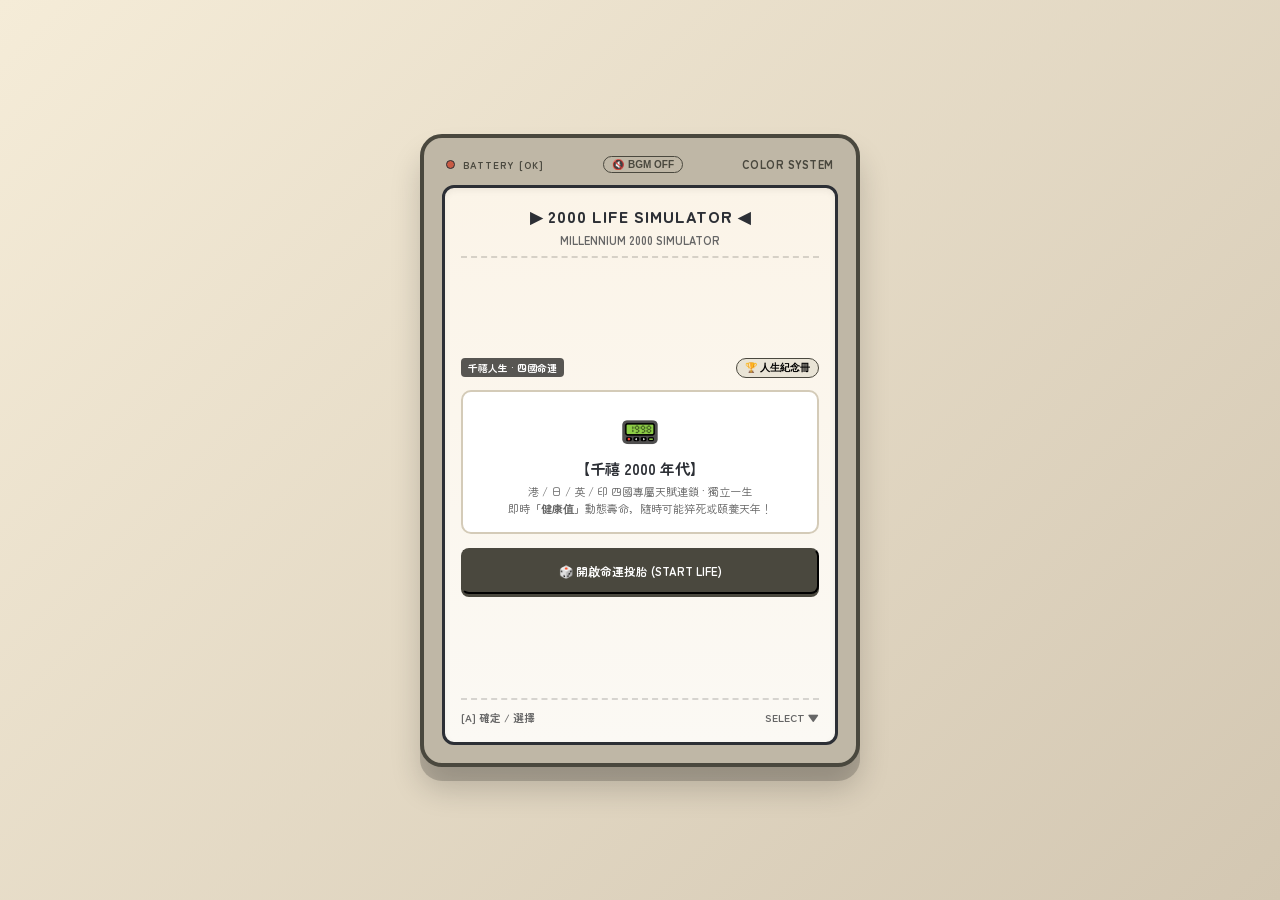
<file: index.html>
<!DOCTYPE html>
<html lang="zh-HK">
<head>
  <meta charset="UTF-8">
  <meta name="viewport" content="width=device-width, initial-scale=1.0">
  <title>千禧 2000 人生模擬器 · 世紀命運</title>
  <link rel="stylesheet" href="style.css">
</head>
<body>

  <div class="gameboy-chassis">
    <!-- 機身頂部：電源燈、音訊切換、復古標籤 -->
    <div class="chassis-header">
      <div class="battery-status">
        <div class="battery-led"></div>
        <span class="battery-text">BATTERY [OK]</span>
      </div>

      <!-- BGM 開關按鈕 -->
      <button id="bgm-toggle" style="background: none; border: 1.5px solid #4a483e; border-radius: 12px; padding: 2px 8px; font-size: 10px; font-weight: bold; color: #4a483e; cursor: pointer; display: flex; align-items: center; gap: 4px;">
        <span id="bgm-icon">🔇</span>
        <span id="bgm-text">BGM OFF</span>
      </button>

      <div class="mode-badge">COLOR SYSTEM</div>
    </div>

    <!-- 液晶螢幕視窗 -->
    <div class="screen-container">
      <div>
        <header class="game-header">
          <h1 class="game-title">▶ 2000 LIFE SIMULATOR ◀</h1>
          <p id="sub-header" class="sub-header">PRESS START TO PLAY</p>
        </header>

        <!-- 5 大數值面板 -->
        <div id="stats-panel" class="stats-panel hidden"></div>
      </div>

      <!-- 動態遊戲內容畫布 -->
      <main id="game-canvas" class="main-canvas"></main>

      <!-- 底部指令提示 -->
      <footer class="game-footer">
        <span>[A] 確定 / 選擇</span>
        <span>SELECT ▼</span>
      </footer>
    </div>
  </div>

  <script src="./script.js"></script>
</body>
</html>
</file>
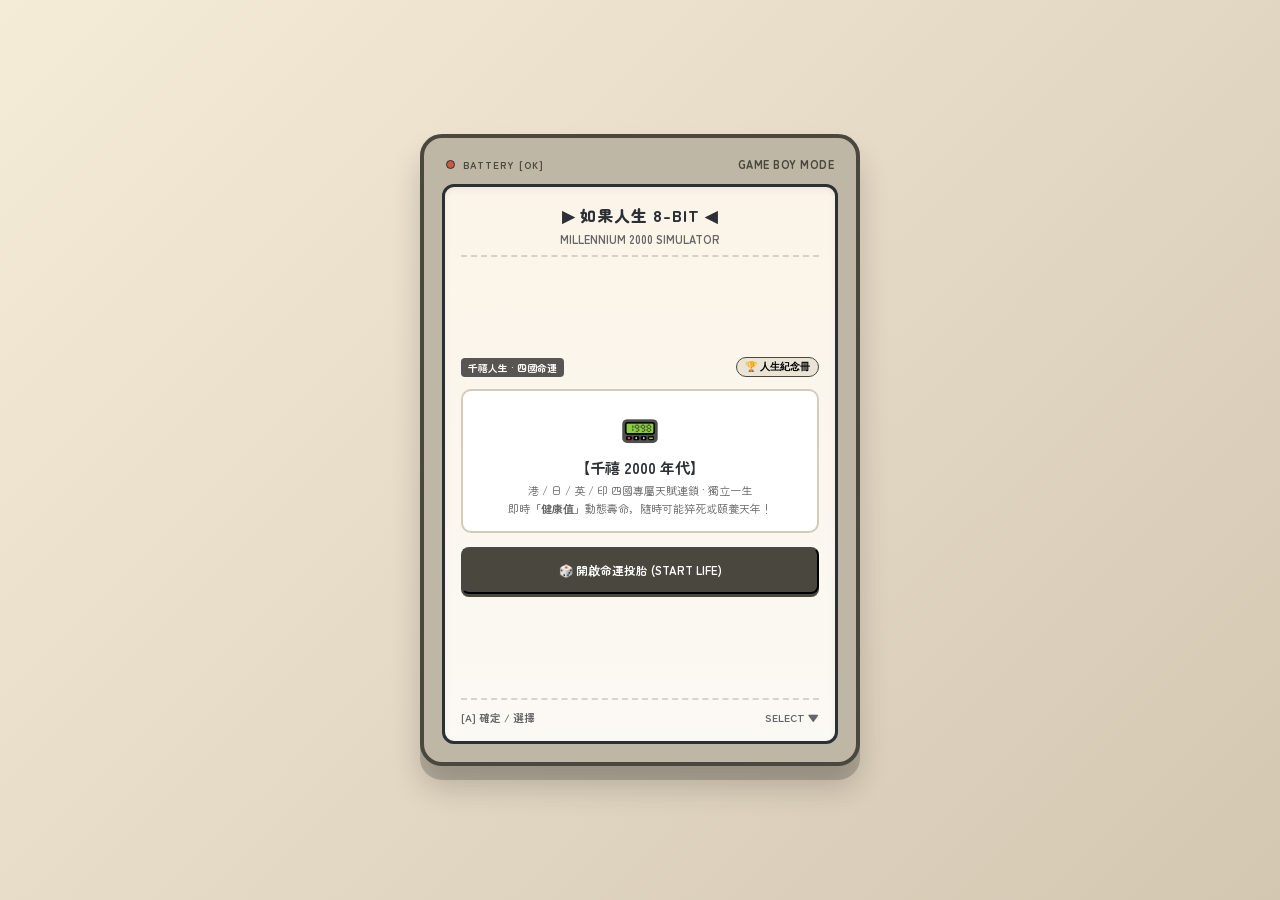
<file: intex.html>
<!DOCTYPE html>
<html lang="zh-HK">
<head>
  <meta charset="UTF-8">
  <meta name="viewport" content="width=device-width, initial-scale=1.0">
  <title>如果人生：8-BIT 寫實人生模擬器</title>
  <link rel="stylesheet" href="style.css">
</head>
<body>

  <div class="gameboy-chassis">
    <!-- 頂部掌機指示燈 -->
    <div class="chassis-header">
      <div class="battery-status">
        <div class="battery-led"></div>
        <span class="battery-text">BATTERY [OK]</span>
      </div>
      <div class="mode-badge">GAME BOY MODE</div>
    </div>

    <!-- 螢幕視窗 -->
    <div class="screen-container">
      <div>
        <header class="game-header">
          <h1 class="game-title">▶ 如果人生 8-BIT ◀</h1>
          <p id="sub-header" class="sub-header">PRESS START TO PLAY</p>
        </header>

        <!-- 數值面板（由 script.js 動態填入 5 大屬性） -->
        <div id="stats-panel" class="stats-panel hidden"></div>
      </div>

      <!-- 畫面動態內容渲染區 -->
      <main id="game-canvas" class="main-canvas"></main>

      <!-- 底部指令提示 -->
      <footer class="game-footer">
        <span>[A] 確定 / 選擇</span>
        <span>SELECT ▼</span>
      </footer>
    </div>
  </div>

  <script src="./script.js"></script>
</body>
</html>
</file>
<file: style.css>
@import url('https://fonts.googleapis.com/css2?family=Zen+Maru+Gothic:wght@500;700;900&family=DotGothic16&display=swap');

* {
  box-sizing: border-box;
  margin: 0;
  padding: 0;
  user-select: none;
  -webkit-font-smoothing: antialiased;
}

body {
  font-family: 'Zen Maru Gothic', 'DotGothic16', sans-serif;
  color: #2c2f35;
  min-height: 100vh;
  display: flex;
  align-items: center;
  justify-content: center;
  padding: 16px;
  overflow-x: hidden;
  transition: background 1.2s ease-in-out;
}

/* 四季動態背景光暈 */
body.bg-spring { background: #f7ecef linear-gradient(135deg, #fff0f3 0%, #f3e1e6 100%); }
body.bg-summer { background: #e5efe9 linear-gradient(135deg, #eef7f2 0%, #d8eae0 100%); }
body.bg-autumn { background: #ded6c5 linear-gradient(135deg, #f5ecd8 0%, #d3c7b2 100%); }
body.bg-winter { background: #d6dde5 linear-gradient(135deg, #e5edf5 0%, #c4d0dc 100%); }

/* 掌機本體外殼 */
.gameboy-chassis {
  position: relative;
  width: 100%;
  max-width: 440px;
  padding: 18px;
  border-radius: 22px;
  box-shadow: 0 14px 0 0 rgba(0, 0, 0, 0.18), 0 22px 30px rgba(0, 0, 0, 0.18);
  transition: all 1.2s ease-in-out;
}

.chassis-spring { background: #f2e4e6; border: 4px solid #9c6c74; }
.chassis-spring .pixel-btn { background: #fff9fa; border-color: #9c6c74; box-shadow: 0 3px 0 0 #9c6c74; }
.chassis-summer { background: #d6e2d8; border: 4px solid #4a6850; }
.chassis-summer .pixel-btn { background: #f4faf6; border-color: #4a6850; box-shadow: 0 3px 0 0 #4a6850; }
.chassis-autumn { background: #bfb7a6; border: 4px solid #4a483e; }
.chassis-autumn .pixel-btn { background: #f4f0e6; border-color: #4a483e; box-shadow: 0 3px 0 0 #4a483e; }
.chassis-winter { background: #bcc8d4; border: 4px solid #465563; }
.chassis-winter .pixel-btn { background: #f2f7fa; border-color: #465563; box-shadow: 0 3px 0 0 #465563; }

.chassis-header {
  display: flex;
  align-items: center;
  justify-content: space-between;
  padding: 0 4px 12px 4px;
}

.battery-status { display: flex; align-items: center; gap: 8px; }
.battery-led { width: 9px; height: 9px; border-radius: 50%; background-color: #c85a44; border: 1.5px solid currentColor; }
.battery-text { font-size: 10px; color: #4a483e; font-weight: 700; letter-spacing: 1px; }
.mode-badge { font-size: 11px; color: #4a483e; font-weight: 900; letter-spacing: 0.5px; }

/* 液晶螢幕內部 */
.screen-container {
  position: relative;
  background: #fbf9f4;
  border: 3px solid currentColor;
  padding: 16px;
  border-radius: 12px;
  min-height: 560px;
  display: flex;
  flex-direction: column;
  justify-content: space-between;
  box-shadow: inset 0 3px 6px rgba(0, 0, 0, 0.05);
  transition: all 1s ease-in-out;
}

.screen-spring { background: linear-gradient(180deg, #fff3f5 0%, #fbf9f4 100%); }
.screen-summer { background: linear-gradient(180deg, #eff9f3 0%, #fbf9f4 100%); }
.screen-autumn { background: linear-gradient(180deg, #fbf4e8 0%, #fbf9f4 100%); }
.screen-winter { background: linear-gradient(180deg, #edf5fc 0%, #fbf9f4 100%); }

.game-header {
  border-bottom: 2px dashed rgba(0, 0, 0, 0.15);
  padding-bottom: 8px;
  margin-bottom: 12px;
  text-align: center;
}

.game-title { font-size: 16px; font-weight: 900; letter-spacing: 1px; }
.sub-header { font-size: 11px; color: #666; margin-top: 4px; font-weight: 700; }

.stats-panel {
  display: grid;
  grid-template-columns: repeat(2, 1fr);
  gap: 8px;
  background: rgba(0, 0, 0, 0.04);
  padding: 10px;
  border-radius: 8px;
  border: 1.5px solid rgba(0, 0, 0, 0.1);
  margin-bottom: 10px;
}

.stat-box {
  display: flex;
  justify-content: space-between;
  align-items: center;
  background: #ffffff;
  padding: 6px 10px;
  border-radius: 6px;
  border: 1px solid rgba(0, 0, 0, 0.08);
  font-size: 12px;
  font-weight: 700;
}

.stat-physique { color: #c4573f; }
.stat-intellect { color: #3c7287; }
.stat-charm { color: #a45a75; }
.stat-happiness { color: #4e805a; }
.stat-val { font-weight: 900; color: #2c2f35; }

.tag-badge {
  display: inline-block;
  background: rgba(0, 0, 0, 0.65);
  color: #ffffff;
  font-size: 10px;
  font-weight: 700;
  padding: 2px 7px;
  border-radius: 4px;
}

.dialog-box {
  background: #ffffff;
  border: 2px solid rgba(0, 0, 0, 0.15);
  border-radius: 8px;
  padding: 12px 14px;
  font-size: 13px;
  color: #2c2f35;
  line-height: 1.7;
  margin: 8px 0 10px 0;
  box-shadow: 0 2px 5px rgba(0, 0, 0, 0.03);
}

.pixel-btn {
  position: relative;
  display: block;
  width: 100%;
  text-align: left;
  border-radius: 8px;
  color: #2c2f35;
  padding: 9px 11px;
  font-size: 11.5px;
  font-family: inherit;
  font-weight: 700;
  cursor: pointer;
  margin-bottom: 6px;
  transition: all 0.08s ease;
  line-height: 1.45;
}

.pixel-btn:active { transform: translateY(2px); box-shadow: 0 0 0 0 !important; }

.log-scroll-area {
  max-height: 120px;
  overflow-y: auto;
  font-size: 11.5px;
  color: #555;
  background: rgba(255, 255, 255, 0.7);
  padding: 8px 10px;
  border-radius: 6px;
  border: 1px solid rgba(0, 0, 0, 0.1);
  margin-top: 8px;
  line-height: 1.6;
}

.log-item { border-left: 3px solid rgba(0, 0, 0, 0.3); padding-left: 6px; margin-bottom: 4px; }

.game-footer {
  border-top: 2px dashed rgba(0, 0, 0, 0.15);
  padding-top: 10px;
  margin-top: 10px;
  display: flex;
  justify-content: space-between;
  font-size: 10.5px;
  font-weight: 700;
  color: #666;
}

.hidden { display: none !important; }

/* 國旗圖像 */
.flag-img {
  width: 38px;
  height: 26px;
  object-fit: cover;
  border-radius: 4px;
  box-shadow: 0 2px 6px rgba(0, 0, 0, 0.2);
  margin-bottom: 6px;
}

.flag-img-small {
  width: 16px;
  height: 11px;
  object-fit: cover;
  border-radius: 2px;
  vertical-align: middle;
  margin-right: 4px;
}

/* ================= 輪盤選國度動畫 ================= */
.roulette-screen-overlay {
  position: fixed;
  top: 0; left: 0; width: 100vw; height: 100vh;
  background: rgba(14, 11, 22, 0.96);
  backdrop-filter: blur(14px);
  z-index: 999999;
  display: flex;
  flex-direction: column;
  align-items: center;
  justify-content: center;
  padding: 20px;
  animation: overlayDimIn 0.3s ease forwards;
}

.roulette-title { text-align: center; margin-bottom: 24px; }
.roulette-title h2 { font-size: 20px; color: #f7e6c4; letter-spacing: 2px; margin-bottom: 6px; }
.roulette-title p { font-size: 12px; color: #a89f91; }

.country-grid-stage {
  display: grid;
  grid-template-columns: repeat(2, 1fr);
  gap: 14px;
  max-width: 480px;
  width: 100%;
}

.country-box {
  background: #252230;
  border: 2px solid #544b68;
  border-radius: 12px;
  padding: 14px 10px;
  text-align: center;
  transition: all 0.1s ease;
  opacity: 0.45;
  display: flex;
  flex-direction: column;
  align-items: center;
}

.country-box .name { font-size: 13.5px; font-weight: 900; color: #ffffff; }
.country-box .desc { font-size: 10px; color: #a89f91; margin-top: 4px; line-height: 1.35; }

.country-box.active-flash {
  opacity: 1 !important;
  border-color: #ffd166 !important;
  background: #3c3246 !important;
  transform: scale(1.04);
  box-shadow: 0 0 20px rgba(255, 209, 102, 0.6);
}

.country-box.final-locked {
  opacity: 1 !important;
  border: 3px solid #ff758f !important;
  background: #4a283e !important;
  transform: scale(1.08);
  box-shadow: 0 0 35px rgba(255, 117, 143, 0.9) !important;
}

.roulette-proceed-btn {
  margin-top: 26px;
  background: #f7e6c4;
  color: #211c2e;
  border: none;
  border-radius: 25px;
  padding: 12px 34px;
  font-size: 13px;
  font-weight: 900;
  cursor: pointer;
  box-shadow: 0 0 20px rgba(247, 230, 196, 0.4);
}

/* ================= 3D 爆裂抽天賦卡（手機完美兼容版） ================= */
.gacha-screen-overlay {
  position: fixed;
  top: 0; left: 0; width: 100vw; height: 100vh;
  background: rgba(15, 12, 24, 0.96);
  backdrop-filter: blur(14px);
  z-index: 999999;
  display: flex;
  flex-direction: column;
  align-items: center;
  justify-content: space-between;
  padding: 16px 16px 24px 16px;
  overflow-y: auto;
}

.gacha-title-banner {
  text-align: center;
  margin-top: 10px;
  flex-shrink: 0;
}

.gacha-cards-stage {
  display: flex; 
  flex-wrap: wrap; 
  justify-content: center; 
  align-items: center;
  gap: 10px; 
  max-width: 900px; 
  width: 100%;
  max-height: 58vh;
  overflow-y: auto;
  padding: 10px 4px;
  perspective: 1200px;
  flex-grow: 1;
}

.gacha-card-item {
  position: relative; width: 140px; height: 200px; border-radius: 12px;
  cursor: pointer; transform-style: preserve-3d;
  transition: transform 0.3s ease;
  animation: cardBurstOut 0.6s cubic-bezier(0.175, 0.885, 0.32, 1.275) both;
}

.gacha-card-item:nth-child(1) { animation-delay: 0.1s; }
.gacha-card-item:nth-child(2) { animation-delay: 0.2s; }
.gacha-card-item:nth-child(3) { animation-delay: 0.3s; }
.gacha-card-item:nth-child(4) { animation-delay: 0.4s; }
.gacha-card-item:nth-child(5) { animation-delay: 0.5s; }

.gacha-card-inner {
  position: absolute; width: 100%; height: 100%; border-radius: 12px;
  background: #252230; border: 2px solid #544b68; padding: 10px 8px;
  display: flex; flex-direction: column; justify-content: space-between;
  box-shadow: 0 8px 20px rgba(0, 0, 0, 0.5);
}

.gacha-card-item:hover { transform: translateY(-4px) scale(1.02); }
.gacha-card-item.selected { transform: translateY(-8px) scale(1.05); }
.gacha-card-item.selected .gacha-card-inner {
  background: #342838; border: 2.5px solid #ff758f;
  box-shadow: 0 0 20px rgba(255, 117, 143, 0.7);
}

.gacha-card-icon { font-size: 28px; text-align: center; }
.gacha-card-name { font-size: 12.5px; font-weight: 900; color: #fff; text-align: center; }
.gacha-card-desc { font-size: 9.5px; color: #c9c3b8; line-height: 1.35; text-align: center; }
.gacha-card-status {
  font-size: 9px; text-align: center; font-weight: bold; color: #8c829e;
  border-top: 1px dashed rgba(255, 255, 255, 0.15); padding-top: 4px;
}
.gacha-card-item.selected .gacha-card-status { color: #ff758f; }

.gacha-confirm-btn {
  flex-shrink: 0;
  margin-top: 12px;
  margin-bottom: 10px;
  background: #f7e6c4; 
  color: #211c2e; 
  border: none;
  border-radius: 25px; 
  padding: 12px 32px; 
  font-size: 13px; 
  font-weight: 900;
  cursor: pointer; 
  box-shadow: 0 0 20px rgba(247, 230, 196, 0.4);
  width: 100%;
  max-width: 320px;
}

/* ================= 歷史重大危機飛入衝擊動畫 ================= */
.crisis-modal-overlay {
  position: fixed;
  top: 0; left: 0; width: 100vw; height: 100vh;
  background: rgba(10, 4, 8, 0.96);
  backdrop-filter: blur(14px);
  z-index: 9999999;
  display: flex;
  align-items: center;
  justify-content: center;
  padding: 20px;
  animation: crisisBgFadeIn 0.4s ease-out both;
}

.crisis-card-box {
  background: #1e0e14;
  border: 3px solid #ff334b;
  border-radius: 20px;
  max-width: 440px;
  width: 100%;
  padding: 26px 20px;
  text-align: center;
  color: #fff;
  box-shadow: 0 0 50px rgba(255, 51, 75, 0.6), inset 0 0 20px rgba(255, 51, 75, 0.3);
  animation: crisisCardFlyIn 0.6s cubic-bezier(0.18, 0.89, 0.32, 1.28) both, crisisHeartbeat 1.5s 0.6s infinite ease-in-out;
}

.crisis-badge-glow {
  display: inline-block;
  background: #ff334b;
  color: #ffffff;
  font-size: 11px;
  font-weight: 900;
  padding: 4px 14px;
  border-radius: 20px;
  letter-spacing: 2px;
  margin-bottom: 12px;
  box-shadow: 0 0 20px #ff334b;
}

.crisis-title-text {
  font-size: 19px;
  font-weight: 900;
  color: #ffccd5;
  margin-bottom: 12px;
  letter-spacing: 1px;
}

.crisis-body-desc {
  font-size: 13px;
  color: #e5d8dc;
  line-height: 1.75;
  margin-bottom: 22px;
  text-align: left;
  background: rgba(0, 0, 0, 0.45);
  padding: 14px;
  border-radius: 10px;
  border: 1px solid rgba(255, 51, 75, 0.25);
}

.crisis-enter-btn {
  background: #ff334b;
  color: #ffffff;
  border: none;
  border-radius: 25px;
  padding: 12px 34px;
  font-size: 13px;
  font-weight: 900;
  cursor: pointer;
  letter-spacing: 1px;
  box-shadow: 0 0 25px rgba(255, 51, 75, 0.8);
  transition: all 0.2s ease;
}

.crisis-enter-btn:disabled {
  opacity: 0.4;
  cursor: not-allowed;
  box-shadow: none;
}

.crisis-enter-btn:not(:disabled):hover {
  transform: scale(1.05);
  background: #ff4d63;
}

/* ==========================================================
   🏆 人生終章專屬「榮譽紀念證書」結算彈窗動畫 (ENDING MODAL)
========================================================== */
.ending-modal-overlay {
  position: fixed;
  top: 0; left: 0; width: 100vw; height: 100vh;
  background: rgba(12, 9, 18, 0.94);
  backdrop-filter: blur(14px);
  z-index: 99999999;
  display: flex;
  align-items: center;
  justify-content: center;
  padding: 16px;
  animation: overlayDimIn 0.5s ease forwards;
}

.ending-certificate-card {
  position: relative;
  background: #fdfbf7;
  border: 4px double #8e734c;
  border-radius: 18px;
  max-width: 440px;
  width: 100%;
  padding: 24px 20px;
  text-align: center;
  box-shadow: 0 20px 50px rgba(0, 0, 0, 0.6), inset 0 0 30px rgba(142, 115, 76, 0.12);
  animation: endingCardDropIn 0.8s cubic-bezier(0.175, 0.885, 0.32, 1.275) both;
  overflow: hidden;
}

.ending-art-box {
  width: 90px;
  height: 90px;
  margin: 0 auto 12px auto;
  border-radius: 50%;
  background: #f3eee3;
  border: 3px solid #c9b089;
  display: flex;
  align-items: center;
  justify-content: center;
  box-shadow: 0 4px 15px rgba(142, 115, 76, 0.25);
  animation: artPulse 2s infinite ease-in-out;
}

.ending-art-icon {
  font-size: 46px;
  filter: drop-shadow(0 2px 6px rgba(0,0,0,0.25));
}

.ending-cert-badge {
  font-size: 10.5px;
  font-weight: 900;
  color: #8e734c;
  letter-spacing: 2px;
  text-transform: uppercase;
}

.ending-cert-title {
  font-size: 18px;
  font-weight: 900;
  color: #2b2317;
  margin: 6px 0 10px 0;
  letter-spacing: 1px;
}

.ending-cert-desc {
  font-size: 12.5px;
  color: #594d3d;
  line-height: 1.7;
  background: rgba(142, 115, 76, 0.06);
  padding: 12px;
  border-radius: 8px;
  border: 1px dashed #d9ccb6;
  margin-bottom: 14px;
}

.ending-stamp {
  position: absolute;
  top: 20px;
  right: 20px;
  width: 75px;
  height: 75px;
  border: 3px dashed #c53030;
  border-radius: 50%;
  display: flex;
  align-items: center;
  justify-content: center;
  font-size: 12px;
  font-weight: 900;
  color: #c53030;
  transform: rotate(-18deg) scale(0);
  letter-spacing: 1.5px;
  text-transform: uppercase;
  animation: stampSlam 0.4s 0.8s cubic-bezier(0.6, -0.28, 0.735, 0.045) forwards;
}

.hof-item-art {
  width: 44px;
  height: 44px;
  border-radius: 8px;
  background: #f7f3ec;
  border: 1.5px solid #d4cbb8;
  display: flex;
  align-items: center;
  justify-content: center;
  font-size: 24px;
  flex-shrink: 0;
}

.hall-of-fame-modal {
  position: fixed; top: 0; left: 0; width: 100vw; height: 100vh;
  background: rgba(0, 0, 0, 0.85); backdrop-filter: blur(10px);
  z-index: 9999999; display: flex; align-items: center; justify-content: center; padding: 16px;
}

.hof-card-box {
  background: #ece8df; border: 4px solid #4a483e; border-radius: 18px;
  max-width: 480px; width: 100%; max-height: 80vh; overflow-y: auto; padding: 20px;
}

.hof-item {
  background: #ffffff; border: 2px solid #d4cbb8; border-radius: 10px;
  padding: 10px 12px; margin-bottom: 10px; display: flex; align-items: center; gap: 12px;
}

@keyframes overlayDimIn { from { opacity: 0; } to { opacity: 1; } }
@keyframes cardBurstOut {
  0% { opacity: 0; transform: scale(0.2) rotateY(180deg) translateY(200px); }
  100% { opacity: 1; transform: scale(1) rotateY(0deg) translateY(0); }
}

@keyframes crisisBgFadeIn { from { opacity: 0; } to { opacity: 1; } }

@keyframes crisisCardFlyIn {
  0% { opacity: 0; transform: scale(0.1) translateY(120px) rotate(-4deg); }
  75% { transform: scale(1.06) translateY(-8px) rotate(1deg); }
  100% { opacity: 1; transform: scale(1) translateY(0) rotate(0deg); }
}

@keyframes crisisHeartbeat {
  0%, 100% { transform: scale(1); }
  50% { transform: scale(1.02); }
}

@keyframes endingCardDropIn {
  0% { opacity: 0; transform: scale(0.6) translateY(-100px); }
  100% { opacity: 1; transform: scale(1) translateY(0); }
}

@keyframes stampSlam {
  0% { opacity: 0; transform: rotate(-18deg) scale(3); }
  100% { opacity: 0.85; transform: rotate(-18deg) scale(1); }
}

@keyframes artPulse {
  0%, 100% { transform: scale(1); }
  50% { transform: scale(1.05); }
}
</file>
